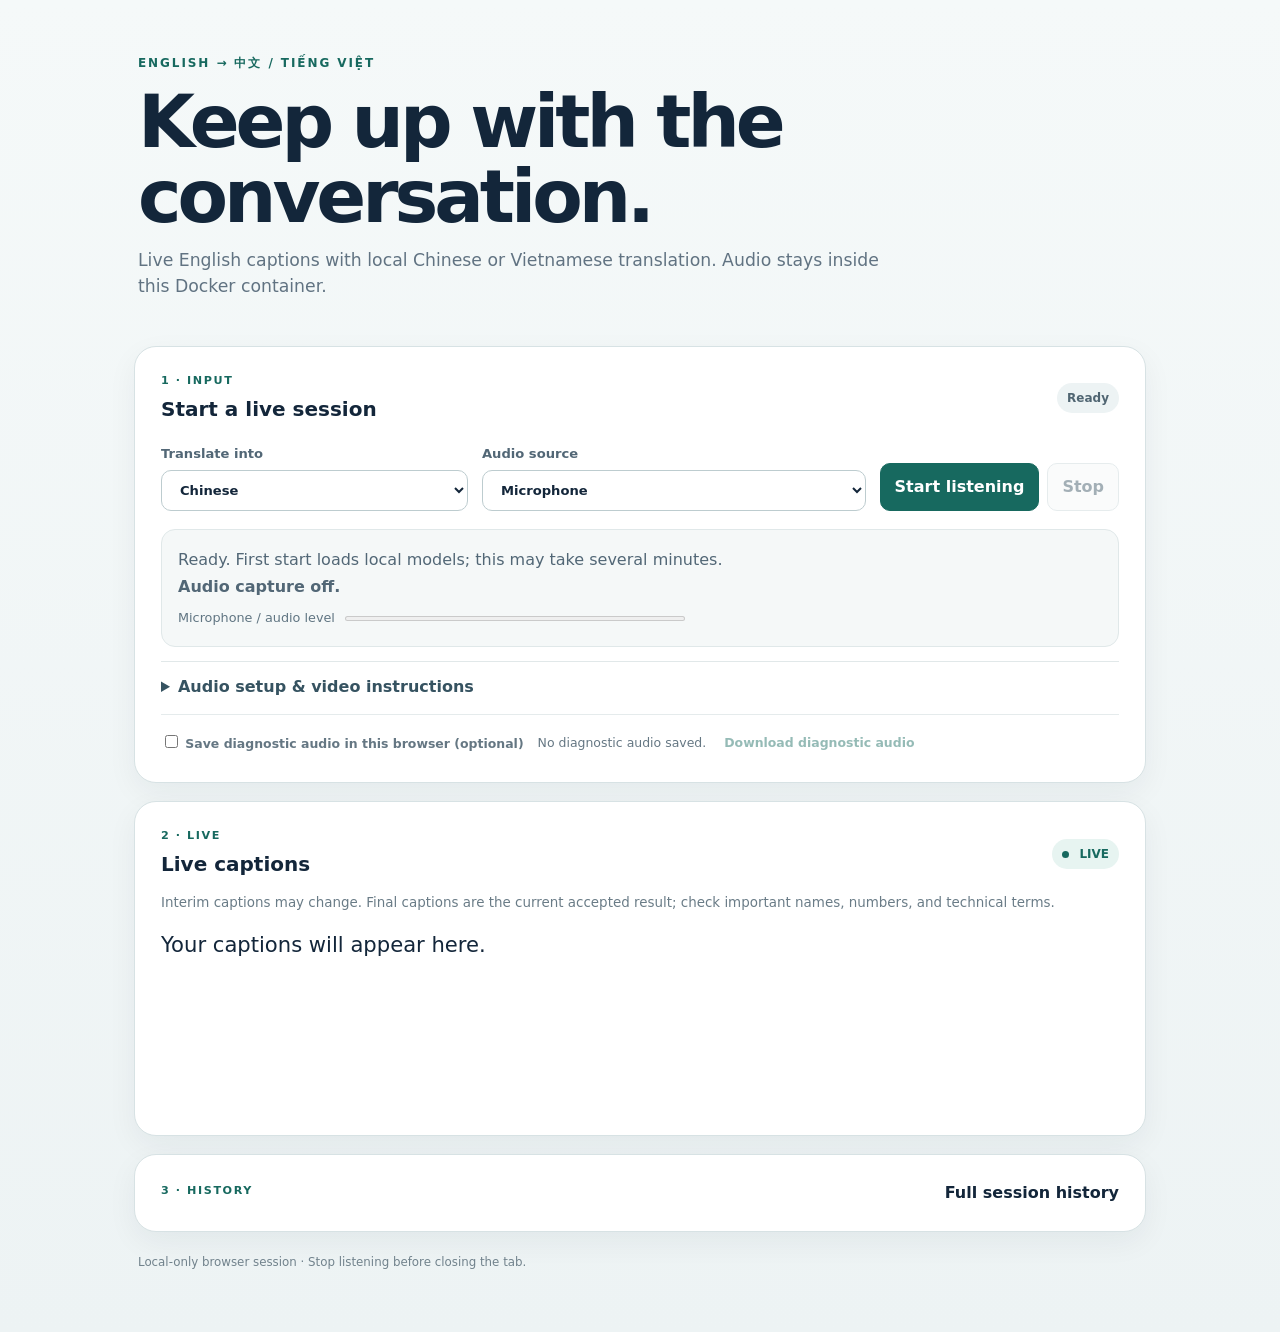
<file: static/index.html>
<!doctype html>
<html lang="en">
<head>
<meta charset="utf-8">
<meta name="viewport" content="width=device-width,initial-scale=1">
<title>Live Bilingual Classroom Translator</title>
<link rel="stylesheet" href="/static/style.css">
</head>
<body>
<main>
  <header class="hero">
    <div class="eyebrow">ENGLISH → 中文 / TIẾNG VIỆT</div>
    <div class="hero-row">
      <div>
        <h1>Keep up with the conversation.</h1>
        <p class="lede">Live English captions with local Chinese or Vietnamese translation. Audio stays inside this Docker container.</p>
      </div>
    </div>
  </header>

  <section class="control-card">
    <div class="section-head">
      <div>
        <span class="section-kicker">1 · INPUT</span>
        <h2>Start a live session</h2>
      </div>
      <span id="statusPill" class="status-pill">Ready</span>
    </div>

    <div class="controls-grid">
      <label>Translate into
        <select id="language"><option>Chinese</option><option>Vietnamese</option></select>
      </label>
      <label>Audio source
        <select id="audioSource">
          <option value="microphone">Microphone</option>
          <option value="tab">Browser tab / video audio</option>
          <option value="both">Microphone + browser tab audio</option>
        </select>
      </label>
      <div class="button-row">
        <button id="start" class="primary">Start listening</button>
        <button id="stop" class="secondary" disabled>Stop</button>
      </div>
    </div>

    <div class="status-box">
      <p id="status" role="status">Ready. First start loads local models; this may take several minutes.</p>
      <p id="captureStatus" role="status"><strong>Audio capture off.</strong></p>
      <label class="meter-label">Microphone / audio level <meter id="level" min="0" max="100" value="0"></meter></label>
      <p id="error" role="alert"></p>
    </div>


    <details class="audio-help">
      <summary>Audio setup & video instructions</summary>
      <div class="help-grid">
        <p><strong>Microphone:</strong> allow browser microphone access and speak normally.</p>
        <p><strong>Video on this laptop:</strong> choose <strong>Browser tab / video audio</strong>, then select the tab containing the video and enable <strong>Share tab audio</strong> in Chrome/Edge.</p>
        <p><strong>Both:</strong> use <strong>Microphone + browser tab audio</strong> when you need the speaker and video audio together.</p>
        <p><strong>Headphones:</strong> microphone mode cannot hear audio that is only playing through headphones. Use tab-audio capture for browser video.</p>
      </div>
    </details>

    <div class="diagnostic-row">
      <label><input type="checkbox" id="keepAudio"> Save diagnostic audio in this browser (optional)</label>
      <span id="diagnosticDuration">No diagnostic audio saved.</span>
      <button id="audioDownload" class="link-button" disabled>Download diagnostic audio</button>
    </div>
  </section>

  <section class="caption-card">
    <div class="section-head">
      <div>
        <span class="section-kicker">2 · LIVE</span>
        <h2>Live captions</h2>
      </div>
      <span class="live-indicator"><i></i> LIVE</span>
    </div>
    <p class="caption-help">Interim captions may change. Final captions are the current accepted result; check important names, numbers, and technical terms.</p>
    <div id="captions" aria-live="polite" class="caption-list">Your captions will appear here.</div>
  </section>

  <section class="history-card">
    <details>
      <summary><span><span class="section-kicker">3 · HISTORY</span><strong>Full session history</strong></span></summary>
      <div id="history"></div>
      <button id="download" disabled>Download history</button>
    </details>
  </section>

  <footer>
    <span>Local-only browser session · Stop listening before closing the tab.</span>
  </footer>
</main>
<script>
(()=>{const isSafari=/Safari/i.test(navigator.userAgent)&&!/Chrome|Chromium|Edg/i.test(navigator.userAgent);const n=document.getElementById('browserNotice');if(isSafari&&n){n.hidden=false;n.textContent='Safari may handle microphone capture differently. Chrome or Edge is recommended for the most reliable live audio capture.';}})();
</script>
<script src="/static/app.js"></script>
</body>
</html>
</file>
<file: static/style.css>
:root{
  font-family:Inter,ui-sans-serif,system-ui,-apple-system,BlinkMacSystemFont,"Segoe UI",sans-serif;
  color:#13263a;background:#eef4f5;line-height:1.5;
  --ink:#13263a;--muted:#617382;--line:#d7e2e4;--card:#fff;--accent:#17695f;--accent-2:#0f554d;
}
*{box-sizing:border-box}body{margin:0;background:linear-gradient(180deg,#f5f9f9 0,#edf3f4 100%)}
main{max-width:1060px;margin:0 auto;padding:42px 24px 56px}.hero{padding:12px 4px 28px}.eyebrow{color:var(--accent);letter-spacing:.16em;font-weight:800;font-size:.75rem}.hero-row{display:flex;gap:28px;align-items:flex-end;justify-content:space-between}.hero h1{font-size:clamp(2.35rem,6vw,4.6rem);line-height:1.02;letter-spacing:-.055em;margin:12px 0 14px;max-width:760px}.lede{font-size:1.08rem;color:var(--muted);max-width:760px;margin:0}
section{background:var(--card);border:1px solid var(--line);border-radius:22px;padding:26px;margin:18px 0;box-shadow:0 10px 30px rgba(21,43,62,.055)}.section-head{display:flex;justify-content:space-between;align-items:center;gap:16px;margin-bottom:20px}.section-kicker{display:block;color:var(--accent);font-size:.7rem;font-weight:850;letter-spacing:.14em;margin-bottom:4px}.section-head h2{font-size:1.25rem;margin:0}.status-pill,.live-indicator{border-radius:999px;padding:6px 10px;font-size:.75rem;font-weight:750;background:#edf3f4;color:#506572}.live-indicator{color:#17695f;background:#e7f4f1}.live-indicator i{display:inline-block;width:7px;height:7px;border-radius:50%;background:#17695f;margin-right:6px}.controls-grid{display:grid;grid-template-columns:1fr 1.25fr auto;gap:14px;align-items:end}.controls-grid label{font-size:.82rem;color:#526776;font-weight:700}.controls-grid select{display:block;width:100%;margin:7px 0 0}.button-row{display:flex;gap:8px}.button-row button{white-space:nowrap}button,select{font:inherit;border-radius:10px;padding:11px 14px;border:1px solid #bdcccf;background:#fff;color:var(--ink)}button{background:var(--accent);color:#fff;cursor:pointer;font-weight:750;border-color:var(--accent)}button:hover:not(:disabled){background:var(--accent-2)}button:disabled{opacity:.45;cursor:default}.secondary{background:#f5f8f8;color:#35505f;border-color:#c9d6d9}.status-box{margin-top:18px;padding:15px 16px;background:#f5f8f8;border:1px solid #e0e8e9;border-radius:14px}.status-box p{margin:3px 0;color:#526776}.meter-label{display:flex;align-items:center;gap:10px;font-size:.8rem;color:#607582;margin-top:9px}.meter-label meter{flex:1;max-width:340px;height:10px}.audio-help{margin-top:14px;border-top:1px solid #e1e8e9;padding-top:13px}.audio-help summary{cursor:pointer;color:#365361;font-weight:750}.help-grid{display:grid;grid-template-columns:1fr 1fr;gap:0 20px}.help-grid p{font-size:.84rem;color:#5b6f7c}.diagnostic-row{display:flex;align-items:center;gap:14px;flex-wrap:wrap;margin-top:15px;padding-top:15px;border-top:1px solid #e5ebec;color:#657783;font-size:.78rem}.diagnostic-row label{font-weight:650}.link-button{background:transparent;color:var(--accent);border:0;padding:4px;font-size:.78rem}
.caption-help{color:#6a7c87;font-size:.84rem;margin:-6px 0 16px}.caption-list{font-size:1.32rem;min-height:180px}.caption-list p,#history p{white-space:pre-wrap;overflow-wrap:anywhere;padding:18px 0;margin:0;border-bottom:1px solid #e2e9ea;line-height:1.55}.caption-list p:last-child,#history p:last-child{border-bottom:0}.caption-stage{display:block;font-size:.72rem;color:#71838e;margin-bottom:7px;font-weight:750;text-transform:uppercase;letter-spacing:.06em}.history-card details{margin:0}.history-card summary{cursor:pointer;list-style:none}.history-card summary::-webkit-details-marker{display:none}.history-card summary>span{display:flex;justify-content:space-between;align-items:center}.history-card #history{margin-top:18px;font-size:1rem}.history-card #download{margin-top:12px}.note{color:#526777;font-size:.9rem;line-height:1.7}#error{color:#a52d2d;font-weight:650}footer{display:flex;justify-content:space-between;gap:18px;flex-wrap:wrap;padding:4px;color:#71828c;font-size:.74rem}a{color:var(--accent)}video{max-width:100%}
@media (max-width:760px){main{padding:24px 14px 42px}.hero-row{display:block}.controls-grid{grid-template-columns:1fr}.button-row{margin-top:4px}.help-grid{grid-template-columns:1fr}.caption-list{font-size:1.12rem}section{padding:20px;border-radius:18px}}

.notice{margin-top:10px;padding:10px 12px;border:1px solid currentColor;border-radius:8px;font-size:.92rem;line-height:1.4}
</file>
